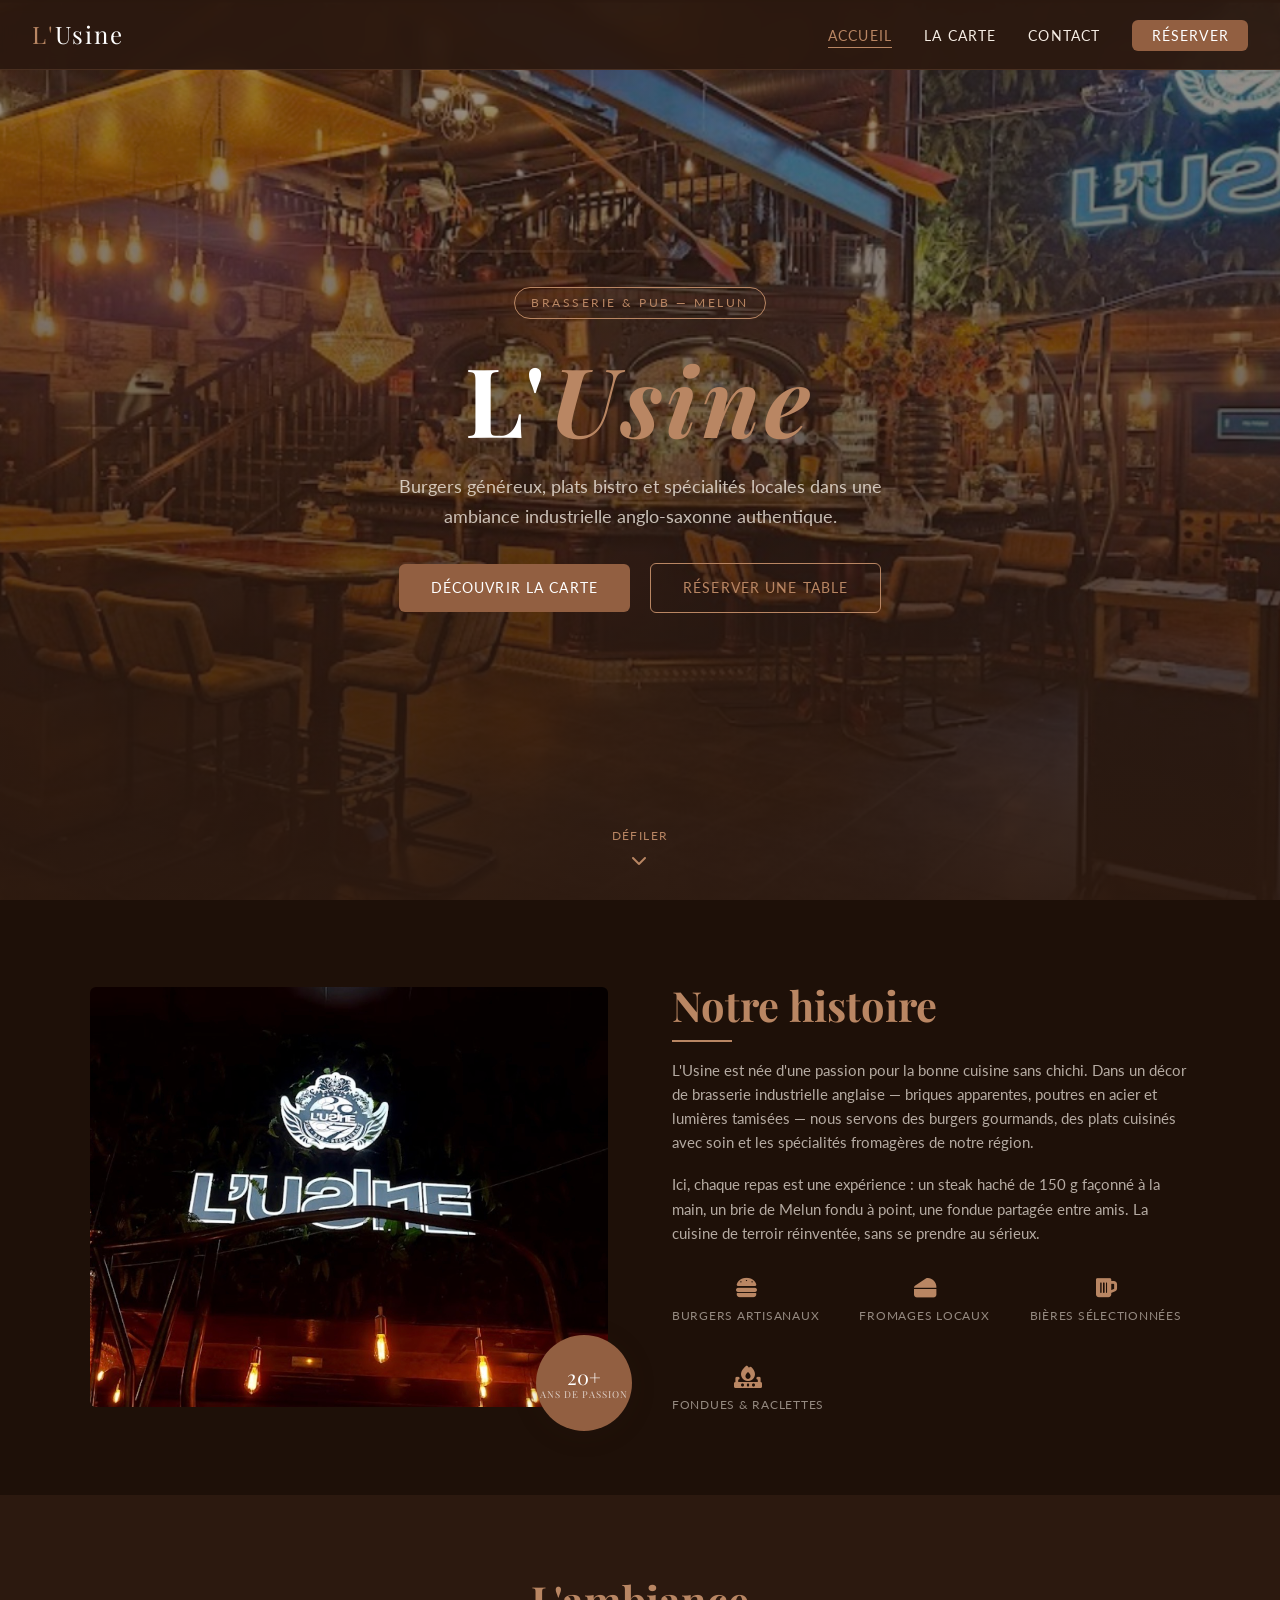
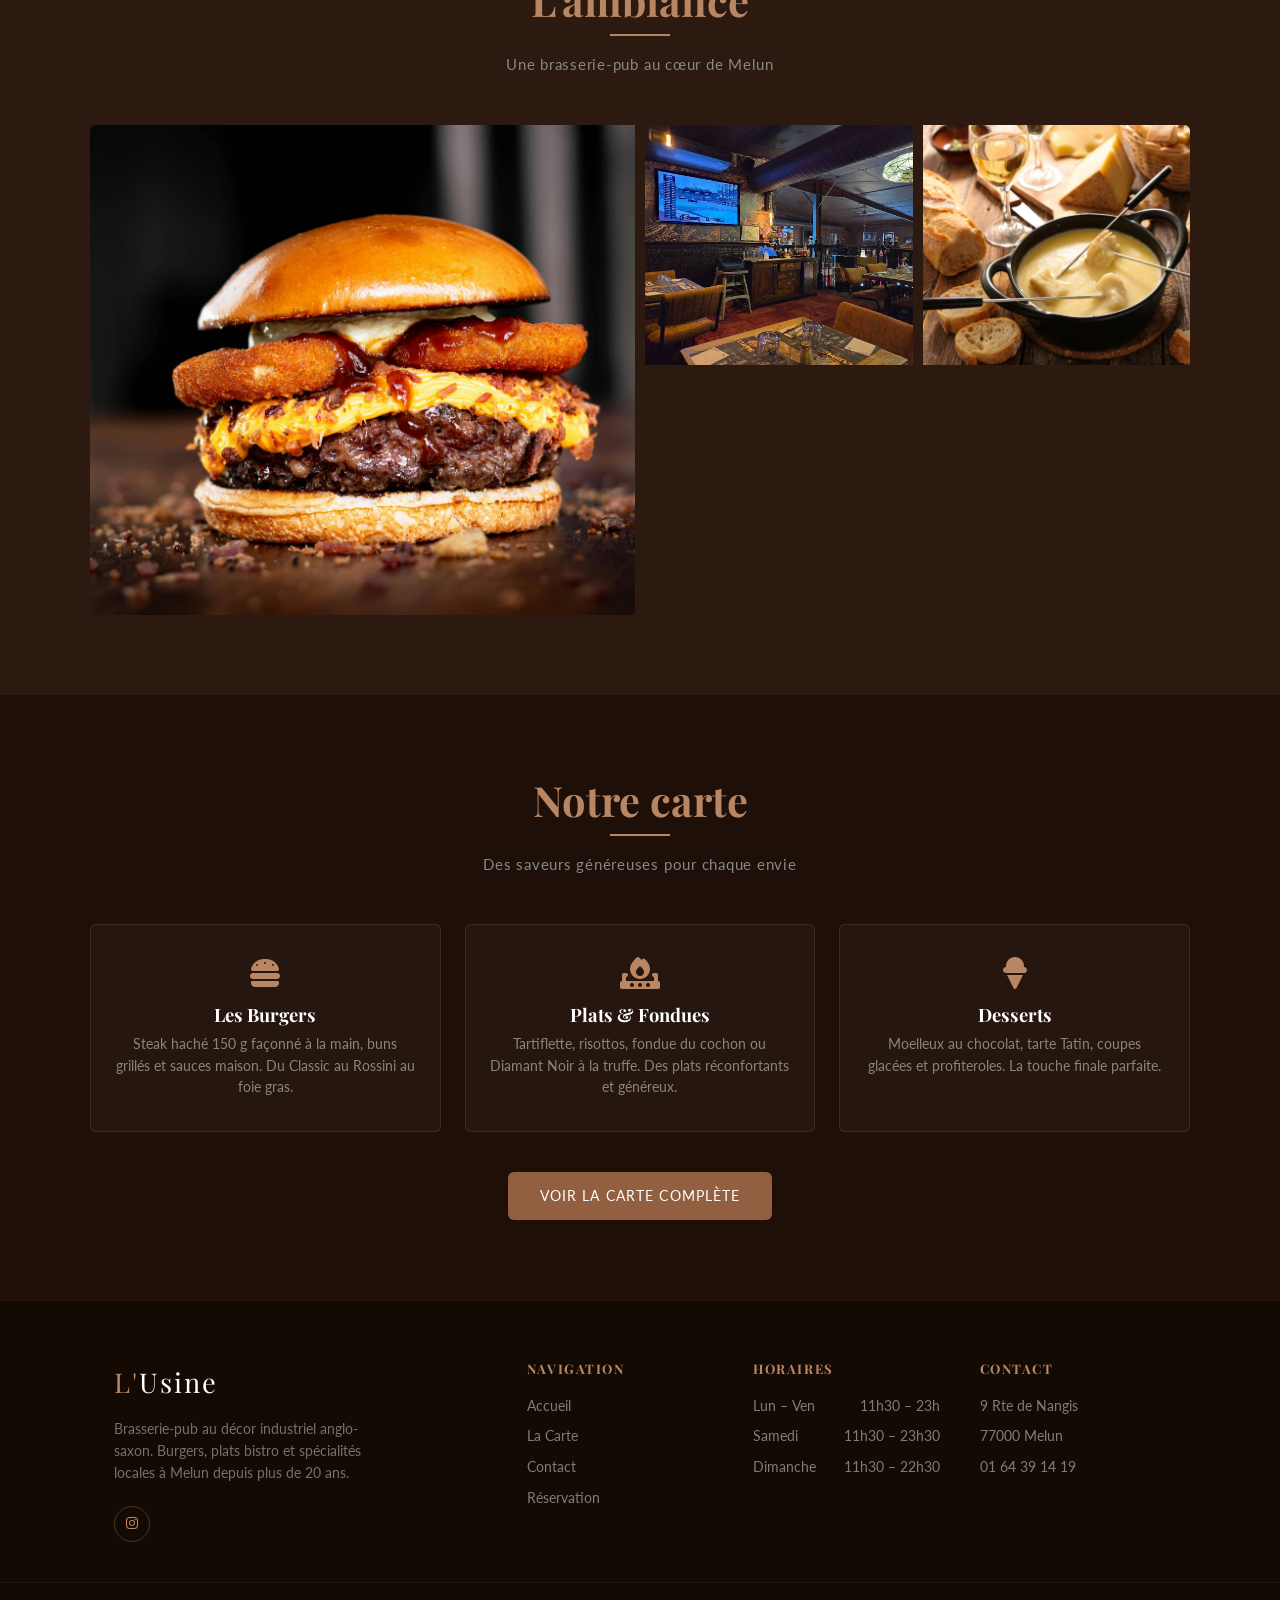
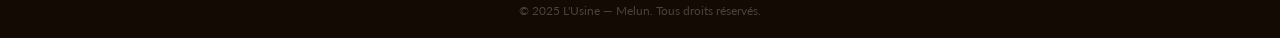
<file: index.html>
<!DOCTYPE html>
<html lang="fr">
<head>
  <meta charset="UTF-8" />
  <meta name="viewport" content="width=device-width, initial-scale=1.0" />
  <title>L'Usine — Brasserie & Burgers à Melun</title>
  <meta name="description" content="L'Usine, brasserie-pub au décor industriel anglo-saxon. Burgers, plats bistro et spécialités locales à Melun. Ouvert 7j/7." />
  <link rel="preconnect" href="https://fonts.googleapis.com" />
  <link rel="preconnect" href="https://fonts.gstatic.com" crossorigin />
  <link href="https://fonts.googleapis.com/css2?family=Playfair+Display:ital,wght@0,400;0,700;1,400&family=Lato:wght@300;400;700&display=swap" rel="stylesheet" />
  <link rel="stylesheet" href="https://cdnjs.cloudflare.com/ajax/libs/font-awesome/6.5.1/css/all.min.css" />
  <link rel="stylesheet" href="style.css" />
</head>
<body>

  <!-- NAV -->
  <nav id="navbar">
    <a href="index.html" class="nav-logo">L'<span>Usine</span></a>
    <ul class="nav-links" id="navLinks">
      <li><a href="index.html" class="active">Accueil</a></li>
      <li><a href="menu.html">La Carte</a></li>
      <li><a href="contact.html">Contact</a></li>
      <li><a href="contact.html" class="nav-cta">Réserver</a></li>
    </ul>
    <button class="hamburger" id="hamburger" aria-label="Menu">
      <span></span><span></span><span></span>
    </button>
  </nav>

  <!-- HERO -->
  <section class="hero" id="home">
    <div class="hero-bg"></div>
    <div class="hero-overlay"></div>
    <div class="hero-content">
      <span class="hero-tag">Brasserie &amp; Pub — Melun</span>
      <h1 class="hero-title">L'<em>Usine</em></h1>
      <p class="hero-sub">Burgers généreux, plats bistro et spécialités locales dans une ambiance industrielle anglo-saxonne authentique.</p>
      <a href="menu.html" class="btn btn-primary">Découvrir la carte</a>
      <a href="contact.html" class="btn btn-outline">Réserver une table</a>
    </div>
    <div class="hero-scroll">
      <span>Défiler</span>
      <i class="fa-solid fa-chevron-down"></i>
    </div>
  </section>

  <!-- ABOUT -->
  <section id="about">
    <div class="container">
      <div class="about-grid">
        <div class="about-img-wrap">
          <img src="images/about.jpg" alt="Intérieur de L'Usine" loading="lazy" />
          <div class="about-badge">
            <span>20+</span>
            <small>ans de passion</small>
          </div>
        </div>
        <div class="about-text">
          <h2 class="section-title">Notre histoire</h2>
          <div class="section-divider"></div>
          <p>L'Usine est née d'une passion pour la bonne cuisine sans chichi. Dans un décor de brasserie industrielle anglaise — briques apparentes, poutres en acier et lumières tamisées — nous servons des burgers gourmands, des plats cuisinés avec soin et les spécialités fromagères de notre région.</p>
          <p>Ici, chaque repas est une expérience : un steak haché de 150 g façonné à la main, un brie de Melun fondu à point, une fondue partagée entre amis. La cuisine de terroir réinventée, sans se prendre au sérieux.</p>
          <div class="about-features">
            <div class="about-feat">
              <i class="fa-solid fa-burger"></i>
              <span>Burgers artisanaux</span>
            </div>
            <div class="about-feat">
              <i class="fa-solid fa-cheese"></i>
              <span>Fromages locaux</span>
            </div>
            <div class="about-feat">
              <i class="fa-solid fa-beer-mug-empty"></i>
              <span>Bières sélectionnées</span>
            </div>
            <div class="about-feat">
              <i class="fa-solid fa-fire-burner"></i>
              <span>Fondues &amp; raclettes</span>
            </div>
          </div>
        </div>
      </div>
    </div>
  </section>

  <!-- GALLERY -->
  <section id="gallery">
    <div class="container">
      <h2 class="section-title">L'ambiance</h2>
      <div class="section-divider"></div>
      <p class="section-sub">Une brasserie-pub au cœur de Melun</p>
      <div class="gallery-grid">
        <div class="gallery-item">
          <img src="images/gallery-1.jpg" alt="Burger L'Usine" loading="lazy" />
          <div class="gallery-overlay"><i class="fa-solid fa-magnifying-glass-plus"></i></div>
        </div>
        <div class="gallery-item">
          <img src="images/gallery-2.jpg" alt="Salle L'Usine" loading="lazy" />
          <div class="gallery-overlay"><i class="fa-solid fa-magnifying-glass-plus"></i></div>
        </div>
        <div class="gallery-item">
          <img src="images/gallery-3.jpg" alt="Fondue L'Usine" loading="lazy" />
          <div class="gallery-overlay"><i class="fa-solid fa-magnifying-glass-plus"></i></div>
        </div>
        <div class="gallery-item">
          <img src="images/gallery-4.jpg" alt="Bar L'Usine" loading="lazy" />
          <div class="gallery-overlay"><i class="fa-solid fa-magnifying-glass-plus"></i></div>
        </div>
        <div class="gallery-item">
          <img src="images/gallery-5.jpg" alt="Desserts L'Usine" loading="lazy" />
          <div class="gallery-overlay"><i class="fa-solid fa-magnifying-glass-plus"></i></div>
        </div>
      </div>
    </div>
  </section>

  <!-- MENU PREVIEW -->
  <section id="menu-preview">
    <div class="container">
      <h2 class="section-title">Notre carte</h2>
      <div class="section-divider"></div>
      <p class="section-sub">Des saveurs généreuses pour chaque envie</p>
      <div class="menu-preview-cards">
        <div class="menu-card">
          <i class="fa-solid fa-burger"></i>
          <h3>Les Burgers</h3>
          <p>Steak haché 150 g façonné à la main, buns grillés et sauces maison. Du Classic au Rossini au foie gras.</p>
        </div>
        <div class="menu-card">
          <i class="fa-solid fa-fire-burner"></i>
          <h3>Plats &amp; Fondues</h3>
          <p>Tartiflette, risottos, fondue du cochon ou Diamant Noir à la truffe. Des plats réconfortants et généreux.</p>
        </div>
        <div class="menu-card">
          <i class="fa-solid fa-ice-cream"></i>
          <h3>Desserts</h3>
          <p>Moelleux au chocolat, tarte Tatin, coupes glacées et profiteroles. La touche finale parfaite.</p>
        </div>
      </div>
      <div style="text-align:center">
        <a href="menu.html" class="btn btn-primary">Voir la carte complète</a>
      </div>
    </div>
  </section>

  <!-- FOOTER -->
  <footer>
    <div class="footer-grid">
      <div class="footer-brand">
        <a href="index.html" class="nav-logo">L'<span>Usine</span></a>
        <p>Brasserie-pub au décor industriel anglo-saxon. Burgers, plats bistro et spécialités locales à Melun depuis plus de 20 ans.</p>
        <div class="social-links">
          <a href="https://www.instagram.com/lusine_restaurant?igsh=aWJvb3c2M2ZjbWoz" target="_blank" rel="noopener" aria-label="Instagram"><i class="fa-brands fa-instagram"></i></a>
        </div>
      </div>
      <div class="footer-col">
        <h4>Navigation</h4>
        <ul>
          <li><a href="index.html">Accueil</a></li>
          <li><a href="menu.html">La Carte</a></li>
          <li><a href="contact.html">Contact</a></li>
          <li><a href="contact.html">Réservation</a></li>
        </ul>
      </div>
      <div class="footer-col">
        <h4>Horaires</h4>
        <ul class="footer-hours">
          <li><span class="day">Lun – Ven</span><span>11h30 – 23h</span></li>
          <li><span class="day">Samedi</span><span>11h30 – 23h30</span></li>
          <li><span class="day">Dimanche</span><span>11h30 – 22h30</span></li>
        </ul>
      </div>
      <div class="footer-col">
        <h4>Contact</h4>
        <ul>
          <li>9 Rte de Nangis</li>
          <li>77000 Melun</li>
          <li><a href="tel:+33164391419">01 64 39 14 19</a></li>
        </ul>
      </div>
    </div>
    <div class="footer-bottom">
      <p>&copy; 2025 L'Usine — Melun. Tous droits réservés.</p>
    </div>
  </footer>

  <script src="script.js"></script>
</body>
</html>
</file>
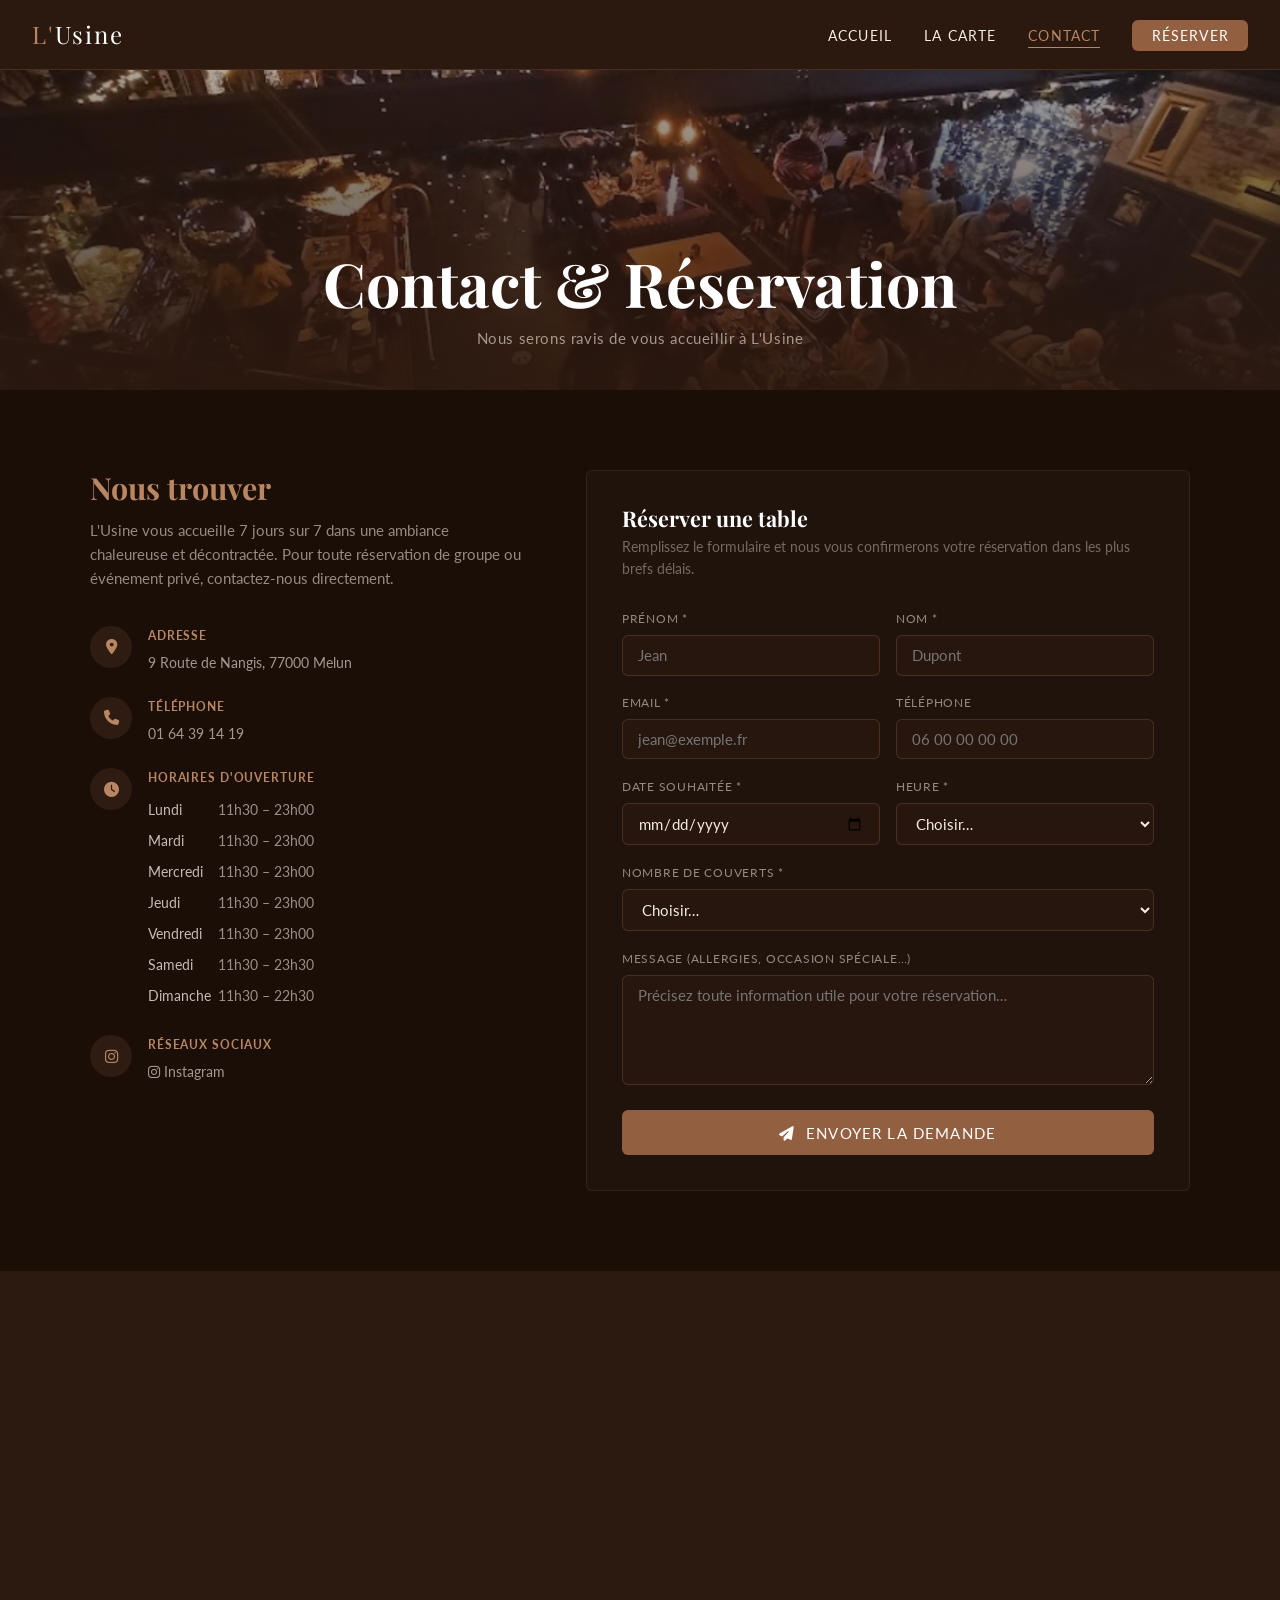
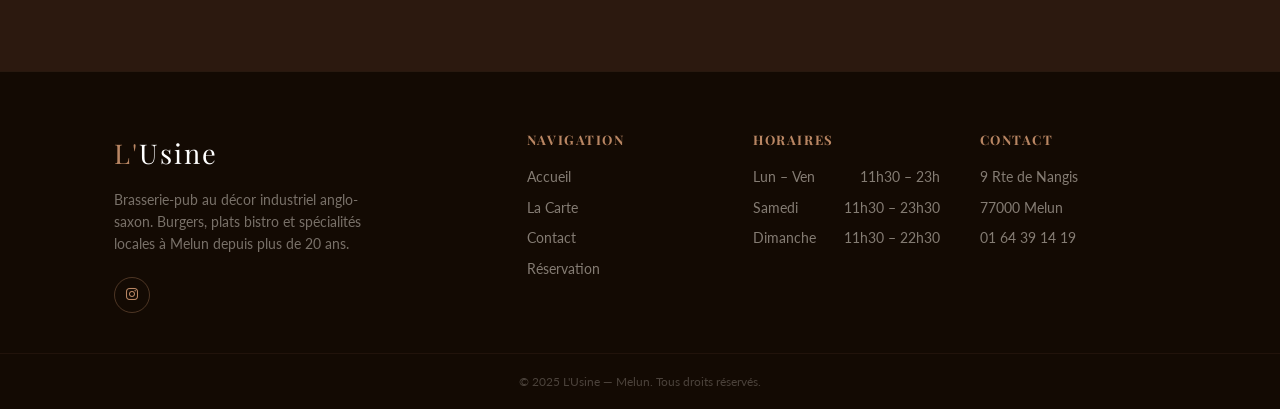
<file: contact.html>
<!DOCTYPE html>
<html lang="fr">
<head>
  <meta charset="UTF-8" />
  <meta name="viewport" content="width=device-width, initial-scale=1.0" />
  <title>Contact &amp; Réservation — L'Usine Melun</title>
  <meta name="description" content="Contactez L'Usine à Melun, réservez votre table, consultez nos horaires et retrouvez-nous au 9 route de Nangis, 77000 Melun." />
  <link rel="preconnect" href="https://fonts.googleapis.com" />
  <link rel="preconnect" href="https://fonts.gstatic.com" crossorigin />
  <link href="https://fonts.googleapis.com/css2?family=Playfair+Display:ital,wght@0,400;0,700;1,400&family=Lato:wght@300;400;700&display=swap" rel="stylesheet" />
  <link rel="stylesheet" href="https://cdnjs.cloudflare.com/ajax/libs/font-awesome/6.5.1/css/all.min.css" />
  <link rel="stylesheet" href="style.css" />
</head>
<body>

  <!-- NAV -->
  <nav id="navbar">
    <a href="index.html" class="nav-logo">L'<span>Usine</span></a>
    <ul class="nav-links" id="navLinks">
      <li><a href="index.html">Accueil</a></li>
      <li><a href="menu.html">La Carte</a></li>
      <li><a href="contact.html" class="active">Contact</a></li>
      <li><a href="contact.html" class="nav-cta">Réserver</a></li>
    </ul>
    <button class="hamburger" id="hamburger" aria-label="Menu">
      <span></span><span></span><span></span>
    </button>
  </nav>

  <!-- PAGE HERO -->
  <div class="page-hero">
    <div class="page-hero-bg contact-bg"></div>
    <div class="page-hero-overlay"></div>
    <div class="page-hero-content">
      <h1>Contact &amp; Réservation</h1>
      <p>Nous serons ravis de vous accueillir à L'Usine</p>
    </div>
  </div>

  <!-- CONTACT SECTION -->
  <section class="contact-section">
    <div class="container">
      <div class="contact-grid">

        <!-- Infos -->
        <div class="contact-info">
          <h2>Nous trouver</h2>
          <p>L'Usine vous accueille 7 jours sur 7 dans une ambiance chaleureuse et décontractée. Pour toute réservation de groupe ou événement privé, contactez-nous directement.</p>

          <div class="contact-detail">
            <div class="contact-detail-icon"><i class="fa-solid fa-location-dot"></i></div>
            <div class="contact-detail-text">
              <strong>Adresse</strong>
              <span>9 Route de Nangis, 77000 Melun</span>
            </div>
          </div>

          <div class="contact-detail">
            <div class="contact-detail-icon"><i class="fa-solid fa-phone"></i></div>
            <div class="contact-detail-text">
              <strong>Téléphone</strong>
              <a href="tel:+33164391419">01 64 39 14 19</a>
            </div>
          </div>

          <div class="contact-detail">
            <div class="contact-detail-icon"><i class="fa-solid fa-clock"></i></div>
            <div class="contact-detail-text">
              <strong>Horaires d'ouverture</strong>
              <table class="hours-table">
                <tr><td>Lundi</td><td>11h30 – 23h00</td></tr>
                <tr><td>Mardi</td><td>11h30 – 23h00</td></tr>
                <tr><td>Mercredi</td><td>11h30 – 23h00</td></tr>
                <tr><td>Jeudi</td><td>11h30 – 23h00</td></tr>
                <tr><td>Vendredi</td><td>11h30 – 23h00</td></tr>
                <tr><td>Samedi</td><td>11h30 – 23h30</td></tr>
                <tr><td>Dimanche</td><td>11h30 – 22h30</td></tr>
              </table>
            </div>
          </div>

          <div class="contact-detail" style="margin-top:1.5rem">
            <div class="contact-detail-icon"><i class="fa-brands fa-instagram"></i></div>
            <div class="contact-detail-text">
              <strong>Réseaux sociaux</strong>
              <span>
                <a href="https://www.instagram.com/lusine_restaurant?igsh=aWJvb3c2M2ZjbWoz" target="_blank" rel="noopener"><i class="fa-brands fa-instagram"></i> Instagram</a>
              </span>
            </div>
          </div>
        </div>

        <!-- Formulaire -->
        <div class="contact-form-wrap">
          <h3>Réserver une table</h3>
          <p>Remplissez le formulaire et nous vous confirmerons votre réservation dans les plus brefs délais.</p>

          <form id="reservationForm" novalidate>
            <div class="form-row">
              <div class="form-group">
                <label for="prenom">Prénom *</label>
                <input type="text" id="prenom" name="prenom" placeholder="Jean" required />
              </div>
              <div class="form-group">
                <label for="nom">Nom *</label>
                <input type="text" id="nom" name="nom" placeholder="Dupont" required />
              </div>
            </div>

            <div class="form-row">
              <div class="form-group">
                <label for="email">Email *</label>
                <input type="email" id="email" name="email" placeholder="jean@exemple.fr" required />
              </div>
              <div class="form-group">
                <label for="tel">Téléphone</label>
                <input type="tel" id="tel" name="tel" placeholder="06 00 00 00 00" />
              </div>
            </div>

            <div class="form-row">
              <div class="form-group">
                <label for="date">Date souhaitée *</label>
                <input type="date" id="date" name="date" required />
              </div>
              <div class="form-group">
                <label for="heure">Heure *</label>
                <select id="heure" name="heure" required>
                  <option value="">Choisir…</option>
                  <option>11h30</option>
                  <option>12h00</option>
                  <option>12h30</option>
                  <option>13h00</option>
                  <option>13h30</option>
                  <option>19h00</option>
                  <option>19h30</option>
                  <option>20h00</option>
                  <option>20h30</option>
                  <option>21h00</option>
                  <option>21h30</option>
                </select>
              </div>
            </div>

            <div class="form-group">
              <label for="couverts">Nombre de couverts *</label>
              <select id="couverts" name="couverts" required>
                <option value="">Choisir…</option>
                <option>1 personne</option>
                <option>2 personnes</option>
                <option>3 personnes</option>
                <option>4 personnes</option>
                <option>5 personnes</option>
                <option>6 personnes</option>
                <option>7 à 10 personnes</option>
                <option>Plus de 10 personnes</option>
              </select>
            </div>

            <div class="form-group">
              <label for="message">Message (allergies, occasion spéciale…)</label>
              <textarea id="message" name="message" placeholder="Précisez toute information utile pour votre réservation…"></textarea>
            </div>

            <button type="submit" class="btn btn-primary form-submit">
              <i class="fa-solid fa-paper-plane"></i>&nbsp; Envoyer la demande
            </button>
          </form>

          <div class="form-success" id="formSuccess">
            <i class="fa-solid fa-circle-check"></i>
            <strong>Demande envoyée !</strong>
            <p style="margin-top:0.4rem;font-size:0.88rem;color:rgba(245,237,228,0.6)">Nous vous confirmerons votre réservation par email ou téléphone très prochainement.</p>
          </div>
        </div>

      </div>
    </div>
  </section>

  <!-- MAP -->
  <div class="map-section">
    <iframe
      src="https://www.google.com/maps/embed?pb=!1m18!1m12!1m3!1d2648.7!2d2.6536!3d48.5357!2m3!1f0!2f0!3f0!3m2!1i1024!2i768!4f13.1!3m3!1m2!1s0x47e5fa4e6a5a5a5a%3A0x1234567890abcdef!2s9%20Rte%20de%20Nangis%2C%2077000%20Melun!5e0!3m2!1sfr!2sfr!4v1700000000000"
      allowfullscreen=""
      loading="lazy"
      referrerpolicy="no-referrer-when-downgrade"
      title="L'Usine — 9 Route de Nangis, 77000 Melun">
    </iframe>
  </div>

  <!-- FOOTER -->
  <footer>
    <div class="footer-grid">
      <div class="footer-brand">
        <a href="index.html" class="nav-logo">L'<span>Usine</span></a>
        <p>Brasserie-pub au décor industriel anglo-saxon. Burgers, plats bistro et spécialités locales à Melun depuis plus de 20 ans.</p>
        <div class="social-links">
          <a href="https://www.instagram.com/lusine_restaurant?igsh=aWJvb3c2M2ZjbWoz" target="_blank" rel="noopener" aria-label="Instagram"><i class="fa-brands fa-instagram"></i></a>
        </div>
      </div>
      <div class="footer-col">
        <h4>Navigation</h4>
        <ul>
          <li><a href="index.html">Accueil</a></li>
          <li><a href="menu.html">La Carte</a></li>
          <li><a href="contact.html">Contact</a></li>
          <li><a href="contact.html">Réservation</a></li>
        </ul>
      </div>
      <div class="footer-col">
        <h4>Horaires</h4>
        <ul class="footer-hours">
          <li><span class="day">Lun – Ven</span><span>11h30 – 23h</span></li>
          <li><span class="day">Samedi</span><span>11h30 – 23h30</span></li>
          <li><span class="day">Dimanche</span><span>11h30 – 22h30</span></li>
        </ul>
      </div>
      <div class="footer-col">
        <h4>Contact</h4>
        <ul>
          <li>9 Rte de Nangis</li>
          <li>77000 Melun</li>
          <li><a href="tel:+33164391419">01 64 39 14 19</a></li>
        </ul>
      </div>
    </div>
    <div class="footer-bottom">
      <p>&copy; 2025 L'Usine — Melun. Tous droits réservés.</p>
    </div>
  </footer>

  <script src="script.js"></script>
</body>
</html>
</file>
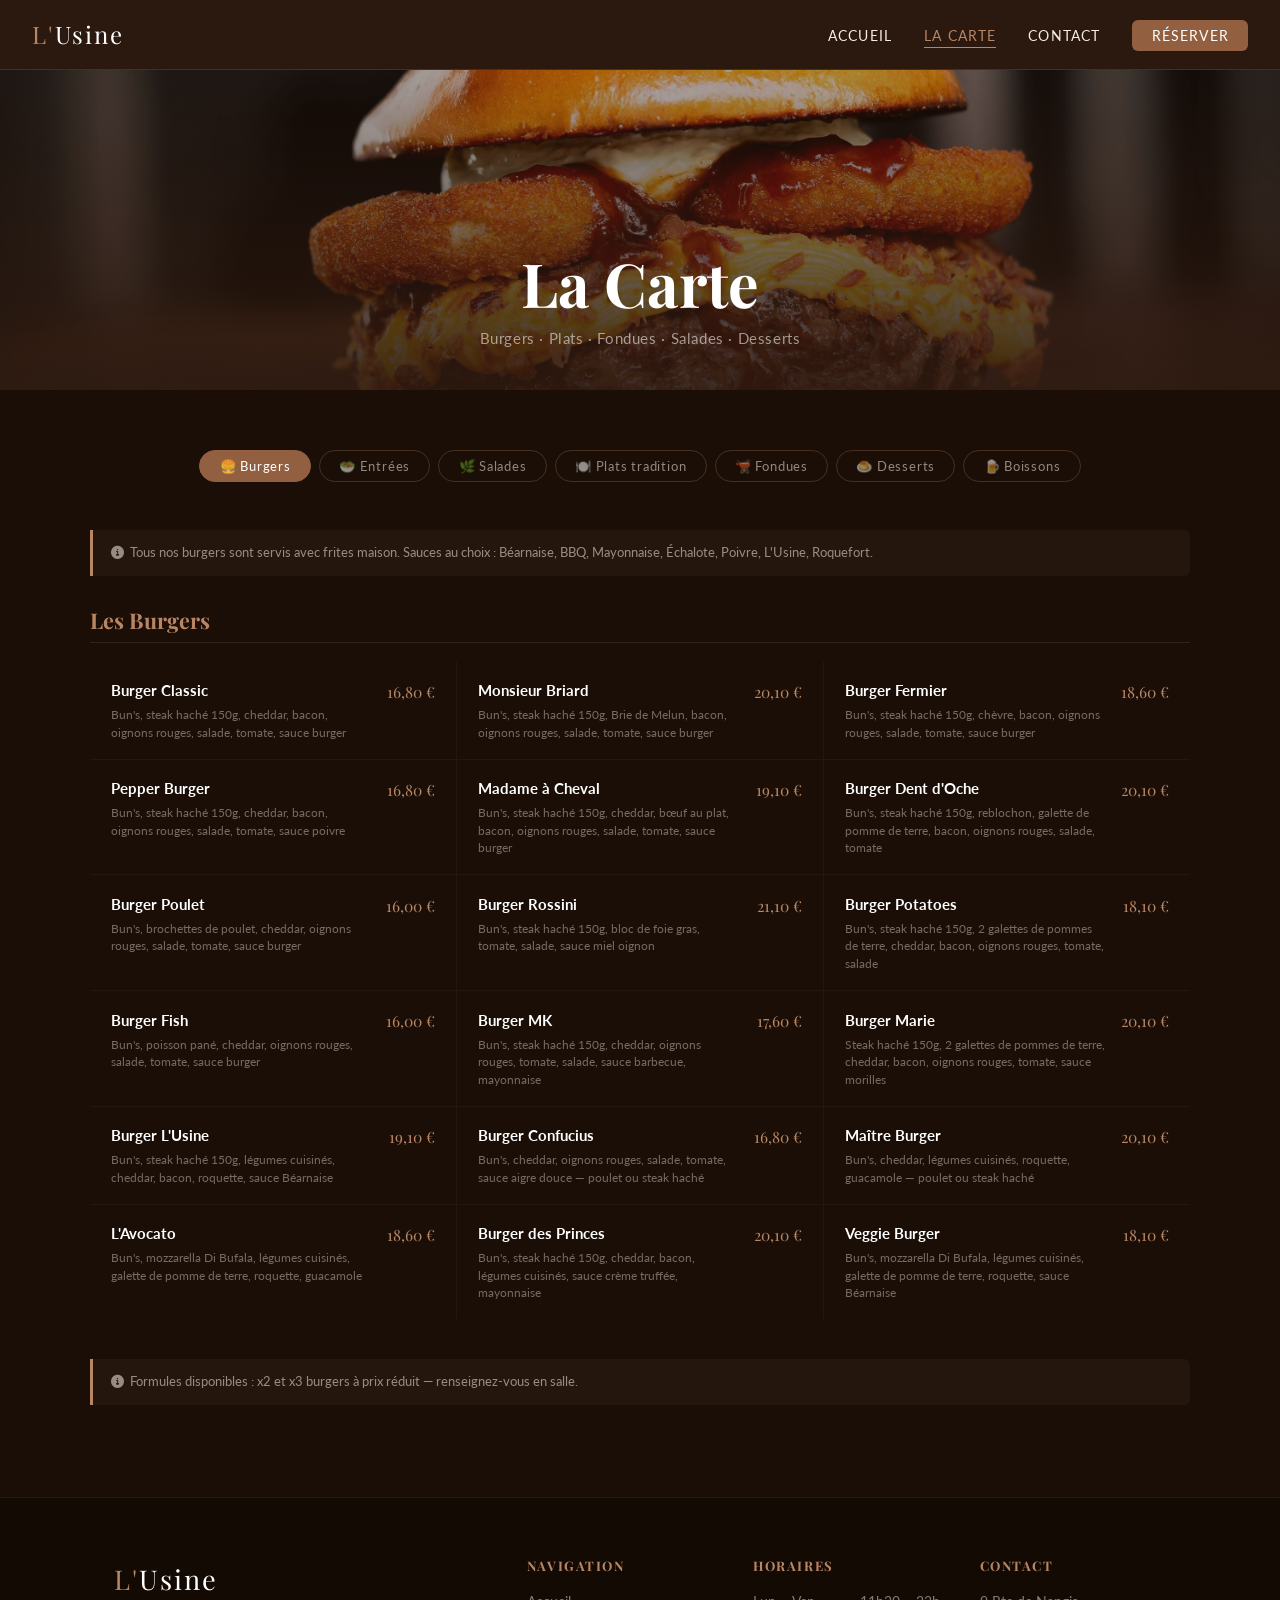
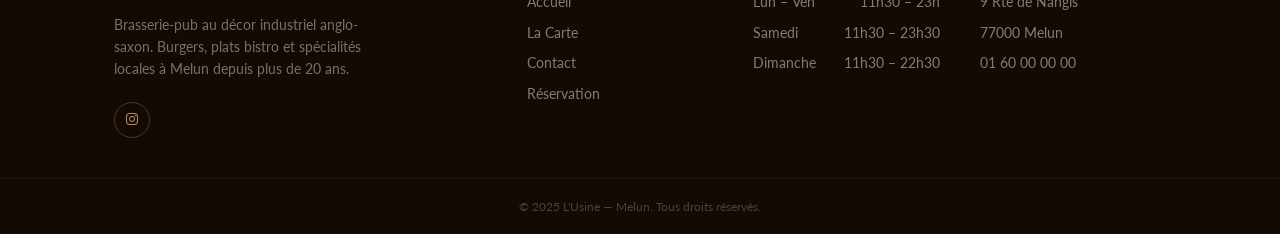
<file: menu.html>
<!DOCTYPE html>
<html lang="fr">
<head>
  <meta charset="UTF-8" />
  <meta name="viewport" content="width=device-width, initial-scale=1.0" />
  <title>La Carte — L'Usine Melun</title>
  <meta name="description" content="Consultez la carte complète de L'Usine : burgers, plats de tradition, fondues, salades, desserts et boissons." />
  <link rel="preconnect" href="https://fonts.googleapis.com" />
  <link rel="preconnect" href="https://fonts.gstatic.com" crossorigin />
  <link href="https://fonts.googleapis.com/css2?family=Playfair+Display:ital,wght@0,400;0,700;1,400&family=Lato:wght@300;400;700&display=swap" rel="stylesheet" />
  <link rel="stylesheet" href="https://cdnjs.cloudflare.com/ajax/libs/font-awesome/6.5.1/css/all.min.css" />
  <link rel="stylesheet" href="style.css" />
</head>
<body>

  <!-- NAV -->
  <nav id="navbar">
    <a href="index.html" class="nav-logo">L'<span>Usine</span></a>
    <ul class="nav-links" id="navLinks">
      <li><a href="index.html">Accueil</a></li>
      <li><a href="menu.html" class="active">La Carte</a></li>
      <li><a href="contact.html">Contact</a></li>
      <li><a href="contact.html" class="nav-cta">Réserver</a></li>
    </ul>
    <button class="hamburger" id="hamburger" aria-label="Menu">
      <span></span><span></span><span></span>
    </button>
  </nav>

  <!-- PAGE HERO -->
  <div class="page-hero">
    <div class="page-hero-bg"></div>
    <div class="page-hero-overlay"></div>
    <div class="page-hero-content">
      <h1>La Carte</h1>
      <p>Burgers · Plats · Fondues · Salades · Desserts</p>
    </div>
  </div>

  <!-- MENU -->
  <section class="menu-tabs-section">
    <div class="container">

      <!-- Tabs -->
      <div class="menu-tabs" role="tablist">
        <button class="tab-btn active" data-tab="burgers" role="tab">🍔 Burgers</button>
        <button class="tab-btn" data-tab="entrees" role="tab">🥗 Entrées</button>
        <button class="tab-btn" data-tab="salades" role="tab">🌿 Salades</button>
        <button class="tab-btn" data-tab="plats" role="tab">🍽️ Plats tradition</button>
        <button class="tab-btn" data-tab="fondues" role="tab">🫕 Fondues</button>
        <button class="tab-btn" data-tab="desserts" role="tab">🍮 Desserts</button>
        <button class="tab-btn" data-tab="boissons" role="tab">🍺 Boissons</button>
      </div>

      <!-- BURGERS -->
      <div class="menu-panel active" id="panel-burgers">
        <p class="menu-note"><i class="fa-solid fa-circle-info"></i>&nbsp; Tous nos burgers sont servis avec frites maison. Sauces au choix : Béarnaise, BBQ, Mayonnaise, Échalote, Poivre, L'Usine, Roquefort.</p>
        <h3 class="menu-category-title">Les Burgers</h3>
        <div class="menu-items">
          <div class="menu-item"><div class="menu-item-info"><div class="menu-item-name">Burger Classic</div><div class="menu-item-desc">Bun's, steak haché 150g, cheddar, bacon, oignons rouges, salade, tomate, sauce burger</div></div><div class="menu-item-price">16,80 €</div></div>
          <div class="menu-item"><div class="menu-item-info"><div class="menu-item-name">Monsieur Briard</div><div class="menu-item-desc">Bun's, steak haché 150g, Brie de Melun, bacon, oignons rouges, salade, tomate, sauce burger</div></div><div class="menu-item-price">20,10 €</div></div>
          <div class="menu-item"><div class="menu-item-info"><div class="menu-item-name">Burger Fermier</div><div class="menu-item-desc">Bun's, steak haché 150g, chèvre, bacon, oignons rouges, salade, tomate, sauce burger</div></div><div class="menu-item-price">18,60 €</div></div>
          <div class="menu-item"><div class="menu-item-info"><div class="menu-item-name">Pepper Burger</div><div class="menu-item-desc">Bun's, steak haché 150g, cheddar, bacon, oignons rouges, salade, tomate, sauce poivre</div></div><div class="menu-item-price">16,80 €</div></div>
          <div class="menu-item"><div class="menu-item-info"><div class="menu-item-name">Madame à Cheval</div><div class="menu-item-desc">Bun's, steak haché 150g, cheddar, bœuf au plat, bacon, oignons rouges, salade, tomate, sauce burger</div></div><div class="menu-item-price">19,10 €</div></div>
          <div class="menu-item"><div class="menu-item-info"><div class="menu-item-name">Burger Dent d'Oche</div><div class="menu-item-desc">Bun's, steak haché 150g, reblochon, galette de pomme de terre, bacon, oignons rouges, salade, tomate</div></div><div class="menu-item-price">20,10 €</div></div>
          <div class="menu-item"><div class="menu-item-info"><div class="menu-item-name">Burger Poulet</div><div class="menu-item-desc">Bun's, brochettes de poulet, cheddar, oignons rouges, salade, tomate, sauce burger</div></div><div class="menu-item-price">16,00 €</div></div>
          <div class="menu-item"><div class="menu-item-info"><div class="menu-item-name">Burger Rossini</div><div class="menu-item-desc">Bun's, steak haché 150g, bloc de foie gras, tomate, salade, sauce miel oignon</div></div><div class="menu-item-price">21,10 €</div></div>
          <div class="menu-item"><div class="menu-item-info"><div class="menu-item-name">Burger Potatoes</div><div class="menu-item-desc">Bun's, steak haché 150g, 2 galettes de pommes de terre, cheddar, bacon, oignons rouges, tomate, salade</div></div><div class="menu-item-price">18,10 €</div></div>
          <div class="menu-item"><div class="menu-item-info"><div class="menu-item-name">Burger Fish</div><div class="menu-item-desc">Bun's, poisson pané, cheddar, oignons rouges, salade, tomate, sauce burger</div></div><div class="menu-item-price">16,00 €</div></div>
          <div class="menu-item"><div class="menu-item-info"><div class="menu-item-name">Burger MK</div><div class="menu-item-desc">Bun's, steak haché 150g, cheddar, oignons rouges, tomate, salade, sauce barbecue, mayonnaise</div></div><div class="menu-item-price">17,60 €</div></div>
          <div class="menu-item"><div class="menu-item-info"><div class="menu-item-name">Burger Marie</div><div class="menu-item-desc">Steak haché 150g, 2 galettes de pommes de terre, cheddar, bacon, oignons rouges, tomate, sauce morilles</div></div><div class="menu-item-price">20,10 €</div></div>
          <div class="menu-item"><div class="menu-item-info"><div class="menu-item-name">Burger L'Usine</div><div class="menu-item-desc">Bun's, steak haché 150g, légumes cuisinés, cheddar, bacon, roquette, sauce Béarnaise</div></div><div class="menu-item-price">19,10 €</div></div>
          <div class="menu-item"><div class="menu-item-info"><div class="menu-item-name">Burger Confucius</div><div class="menu-item-desc">Bun's, cheddar, oignons rouges, salade, tomate, sauce aigre douce — poulet ou steak haché</div></div><div class="menu-item-price">16,80 €</div></div>
          <div class="menu-item"><div class="menu-item-info"><div class="menu-item-name">Maître Burger</div><div class="menu-item-desc">Bun's, cheddar, légumes cuisinés, roquette, guacamole — poulet ou steak haché</div></div><div class="menu-item-price">20,10 €</div></div>
          <div class="menu-item"><div class="menu-item-info"><div class="menu-item-name">L'Avocato</div><div class="menu-item-desc">Bun's, mozzarella Di Bufala, légumes cuisinés, galette de pomme de terre, roquette, guacamole</div></div><div class="menu-item-price">18,60 €</div></div>
          <div class="menu-item"><div class="menu-item-info"><div class="menu-item-name">Burger des Princes</div><div class="menu-item-desc">Bun's, steak haché 150g, cheddar, bacon, légumes cuisinés, sauce crème truffée, mayonnaise</div></div><div class="menu-item-price">20,10 €</div></div>
          <div class="menu-item"><div class="menu-item-info"><div class="menu-item-name">Veggie Burger</div><div class="menu-item-desc">Bun's, mozzarella Di Bufala, légumes cuisinés, galette de pomme de terre, roquette, sauce Béarnaise</div></div><div class="menu-item-price">18,10 €</div></div>
        </div>
        <p class="menu-note"><i class="fa-solid fa-info-circle"></i>&nbsp; Formules disponibles : x2 et x3 burgers à prix réduit — renseignez-vous en salle.</p>
      </div>

      <!-- ENTRÉES -->
      <div class="menu-panel" id="panel-entrees">
        <h3 class="menu-category-title">Tomates Mozzarella &amp; Salades fraîches</h3>
        <div class="menu-items">
          <div class="menu-item"><div class="menu-item-info"><div class="menu-item-name">Tomates Mozzarella di Bufala</div><div class="menu-item-desc">Sauce pesto, Grana Padano, tomate à la provençale</div></div><div class="menu-item-price">11,00 €</div></div>
          <div class="menu-item"><div class="menu-item-info"><div class="menu-item-name">Foie Gras Poêlé</div><div class="menu-item-desc">Foie gras d'environ 100g, sel de Guérande, vinaigre balsamique</div></div><div class="menu-item-price">18,50 €</div></div>
          <div class="menu-item"><div class="menu-item-info"><div class="menu-item-name">Tartare de Saumon Frais</div><div class="menu-item-desc">Saumon, tomates, concombres, échalotes, câpres, citron</div></div><div class="menu-item-price">13,00 €</div></div>
          <div class="menu-item"><div class="menu-item-info"><div class="menu-item-name">Cassolette d'Escargots</div><div class="menu-item-desc">Fêtes, champignons, crème d'ail et fines herbes</div></div><div class="menu-item-price">12,00 €</div></div>
          <div class="menu-item"><div class="menu-item-info"><div class="menu-item-name">Cocotte à la Crème et Saumon</div><div class="menu-item-desc">Bloc de Saint-Jacques, sauce OSMC, œuf</div></div><div class="menu-item-price">8,50 €</div></div>
          <div class="menu-item"><div class="menu-item-info"><div class="menu-item-name">Cocotte de Saint-Jacques</div><div class="menu-item-desc">Bloc de Saint-Jacques, sauce OSMC, œuf</div></div><div class="menu-item-price">8,50 €</div></div>
          <div class="menu-item"><div class="menu-item-info"><div class="menu-item-name">Tout Choux Poulet</div><div class="menu-item-desc">Poulet, chou, sauce béarnaise, légumes cuisinés, roquette</div></div><div class="menu-item-price">11,00 €</div></div>
          <div class="menu-item"><div class="menu-item-info"><div class="menu-item-name">Tout Choux Foie Gras</div><div class="menu-item-desc">Chou, sauce béarnaise, légumes cuisinés, roquette</div></div><div class="menu-item-price">15,00 €</div></div>
          <div class="menu-item"><div class="menu-item-info"><div class="menu-item-name">Tout Choux Kalamata</div><div class="menu-item-desc">Chou, légumes grillés, feta, roquette</div></div><div class="menu-item-price">9,00 €</div></div>
          <div class="menu-item"><div class="menu-item-info"><div class="menu-item-name">Œufs Mayo</div><div class="menu-item-desc">Servis avec salade verte</div></div><div class="menu-item-price">5,00 €</div></div>
          <div class="menu-item"><div class="menu-item-info"><div class="menu-item-name">Nems (x4)</div><div class="menu-item-desc">Nems au poulet</div></div><div class="menu-item-price">8,50 €</div></div>
        </div>
      </div>

      <!-- SALADES -->
      <div class="menu-panel" id="panel-salades">
        <h3 class="menu-category-title">Grandes Salades</h3>
        <div class="menu-items">
          <div class="menu-item"><div class="menu-item-info"><div class="menu-item-name">Salade Périgordine</div><div class="menu-item-desc">Salade mélangée, gésiers, tomates, magrets, bloc de foie gras de canard, sauce vinaigrette</div></div><div class="menu-item-price">19,00 €</div></div>
          <div class="menu-item"><div class="menu-item-info"><div class="menu-item-name">Petite Périgordine</div><div class="menu-item-desc">La même, mais à l'assiette</div></div><div class="menu-item-price">15,00 €</div></div>
          <div class="menu-item"><div class="menu-item-info"><div class="menu-item-name">Salade Poulet Cesar</div><div class="menu-item-desc">Salade romaine, poulet, sauce caesar tomates cerises, sauce vinaigrette</div></div><div class="menu-item-price">15,00 €</div></div>
          <div class="menu-item"><div class="menu-item-info"><div class="menu-item-name">Caesar Paul Poulet</div><div class="menu-item-desc">La même, mais à l'assiette</div></div><div class="menu-item-price">11,00 €</div></div>
          <div class="menu-item"><div class="menu-item-info"><div class="menu-item-name">Caesar Saumon</div><div class="menu-item-desc">Salade mélangée, saumon fumé, croutons, Grana Padano, sauce caesar</div></div><div class="menu-item-price">18,50 €</div></div>
          <div class="menu-item"><div class="menu-item-info"><div class="menu-item-name">Salade Bistrot</div><div class="menu-item-desc">Salade mélangée, jambon, œuf au plat, tomates, carottes, lardons, jardin de pays, toasts de brioche</div></div><div class="menu-item-price">14,50 €</div></div>
          <div class="menu-item"><div class="menu-item-info"><div class="menu-item-name">Big Chèvre</div><div class="menu-item-desc">Salade mélangée, pommes, tomates cerises, lardons, jardin de pays, toasts de brioche, miel</div></div><div class="menu-item-price">17,50 €</div></div>
          <div class="menu-item"><div class="menu-item-info"><div class="menu-item-name">Salade de Chèvre Chaud aux Lardons</div><div class="menu-item-desc">Salade mélangée, chèvre chaud, lardons, noix, croûtons</div></div><div class="menu-item-price">12,50 €</div></div>
          <div class="menu-item"><div class="menu-item-info"><div class="menu-item-name">Bo Bun</div><div class="menu-item-desc">Poulet, vermicelles de riz, salade, concombre, carottes, brisures de cacahouètes, coriandre, sauce nuoc mam</div></div><div class="menu-item-price">17,50 €</div></div>
          <div class="menu-item"><div class="menu-item-info"><div class="menu-item-name">Salade Italienne</div><div class="menu-item-desc">Roquette, parmesan, tomates, bresaola, vinaigrette à la truffe</div></div><div class="menu-item-price">18,00 €</div></div>
          <div class="menu-item"><div class="menu-item-info"><div class="menu-item-name">Salade Boréale</div><div class="menu-item-desc">Saumon fumé, tomates, mozzarella Di Bufala, avocat, sauce aneth-citron</div></div><div class="menu-item-price">21,50 €</div></div>
          <div class="menu-item"><div class="menu-item-info"><div class="menu-item-name">Super Paradise</div><div class="menu-item-desc">Feta, olives, concombres, tomates cerises, carottes, poivrons, oignons rouges, coriandre</div></div><div class="menu-item-price">12,00 €</div></div>
          <div class="menu-item"><div class="menu-item-info"><div class="menu-item-name">Poké Poulet</div><div class="menu-item-desc">Poulet, avocat, coriandre, wakamé, tomates cerises, noix de cajou, sauce citron</div></div><div class="menu-item-price">18,50 €</div></div>
          <div class="menu-item"><div class="menu-item-info"><div class="menu-item-name">Poké Saumon</div><div class="menu-item-desc">Saumon gravlax, avocat, coriandre, wakamé, tomates cerises, noix de cajou, sauce soja</div></div><div class="menu-item-price">21,50 €</div></div>
        </div>
      </div>

      <!-- PLATS TRADITION -->
      <div class="menu-panel" id="panel-plats">
        <h3 class="menu-category-title">Plats de Tradition — Spécialités Melun</h3>
        <div class="menu-items">
          <div class="menu-item"><div class="menu-item-info"><div class="menu-item-name">Tartiflette Savoyarde</div><div class="menu-item-desc">Pommes de terre, lardons, oignons, crème fraîche, reblochon, salade verte</div></div><div class="menu-item-price">18,40 €</div></div>
          <div class="menu-item"><div class="menu-item-info"><div class="menu-item-name">Cuisse de Canard Confite</div><div class="menu-item-desc">Servi avec pommes de terre</div></div><div class="menu-item-price">18,00 €</div></div>
          <div class="menu-item"><div class="menu-item-info"><div class="menu-item-name">Marmite de Poulet à la Crème</div><div class="menu-item-desc">Poulet, crème fraîche, pommes de terre, légumes, épices. Servi avec potatoes</div></div><div class="menu-item-price">19,30 €</div></div>
          <div class="menu-item"><div class="menu-item-info"><div class="menu-item-name">Souris d'Agneau Rotie</div><div class="menu-item-desc">Servi avec potatoes</div></div><div class="menu-item-price">22,50 €</div></div>
          <div class="menu-item"><div class="menu-item-info"><div class="menu-item-name">Risotto Morilles</div><div class="menu-item-desc"></div></div><div class="menu-item-price">18,50 €</div></div>
          <div class="menu-item"><div class="menu-item-info"><div class="menu-item-name">Risotto Poulet</div><div class="menu-item-desc"></div></div><div class="menu-item-price">17,00 €</div></div>
          <div class="menu-item"><div class="menu-item-info"><div class="menu-item-name">Risotto Saumon</div><div class="menu-item-desc"></div></div><div class="menu-item-price">17,00 €</div></div>
          <div class="menu-item"><div class="menu-item-info"><div class="menu-item-name">Risotto Gambas</div><div class="menu-item-desc"></div></div><div class="menu-item-price">25,50 €</div></div>
          <div class="menu-item"><div class="menu-item-info"><div class="menu-item-name">Risotto Saint-Jacques</div><div class="menu-item-desc"></div></div><div class="menu-item-price">25,50 €</div></div>
          <div class="menu-item"><div class="menu-item-info"><div class="menu-item-name">Risotto Terrae</div><div class="menu-item-desc">Crème truffe, noix de Saint-Jacques</div></div><div class="menu-item-price">26,50 €</div></div>
          <div class="menu-item"><div class="menu-item-info"><div class="menu-item-name">Risotto Butter Chicken</div><div class="menu-item-desc"></div></div><div class="menu-item-price">17,00 €</div></div>
          <div class="menu-item"><div class="menu-item-info"><div class="menu-item-name">Mikado à la Provençale</div><div class="menu-item-desc">4 brochettes de poulet marinées, ratatouille</div></div><div class="menu-item-price">18,00 €</div></div>
          <div class="menu-item"><div class="menu-item-info"><div class="menu-item-name">Chow Mein</div><div class="menu-item-desc">Vermicelles de blé, soja, légumes grillés, sauce soja sucrée, brisures de cacahouètes, carottes, coriandre</div></div><div class="menu-item-price">15,00 €</div></div>
          <div class="menu-item"><div class="menu-item-info"><div class="menu-item-name">Chow Mein Poulet</div><div class="menu-item-desc">Brochettes de poulet, vermicelles de blé, soja, légumes grillés, sauce soja sucrée, cacahouètes, carottes, coriandre</div></div><div class="menu-item-price">18,50 €</div></div>
          <div class="menu-item"><div class="menu-item-info"><div class="menu-item-name">Chow Mein Gambas</div><div class="menu-item-desc">Gambas, vermicelles de blé, soja, légumes grillés, sauce soja sucrée, brisures de cacahouètes, carottes, coriandre</div></div><div class="menu-item-price">28,50 €</div></div>
          <div class="menu-item"><div class="menu-item-info"><div class="menu-item-name">Bœuf Sauce Thaï</div><div class="menu-item-desc">Bœuf 250g env., sauce soja sucrée, basilic, ail, oignons, vermicelles de blé</div></div><div class="menu-item-price">22,50 €</div></div>
        </div>
        <p class="menu-note"><i class="fa-solid fa-star"></i>&nbsp; Menu enfant 8,50 € — Boisson + Plat + Dessert (steak haché, brochettes de poulet, pâtes carbonara ou poisson pané).</p>
      </div>

      <!-- FONDUES -->
      <div class="menu-panel" id="panel-fondues">
        <h3 class="menu-category-title">Fondues &amp; Plats conviviaux</h3>
        <div class="menu-items">
          <div class="menu-item"><div class="menu-item-info"><div class="menu-item-name">Fondue du Cochon</div><div class="menu-item-desc">Fromages, sauce carbonara, jambon de pays, potatoes, salade, tomate confite, croûtons</div></div><div class="menu-item-price">24,50 €</div></div>
          <div class="menu-item"><div class="menu-item-info"><div class="menu-item-name">Fondue Polaire</div><div class="menu-item-desc">Fromages, sauce aux saumons, saumon fumé, potatoes, salade, tomate confite, croûtons</div></div><div class="menu-item-price">29,50 €</div></div>
          <div class="menu-item"><div class="menu-item-info"><div class="menu-item-name">Fondue Façon L'Usine "De La Marie"</div><div class="menu-item-desc">Fromages, sauce morilles, jambon de pays, potatoes, salade, tomate confite, croûtons</div></div><div class="menu-item-price">31,50 €</div></div>
          <div class="menu-item"><div class="menu-item-info"><div class="menu-item-name">Fondue "Diamant Noir"</div><div class="menu-item-desc">Fromages, sauce à la truffe, jambon de pays, potatoes, salade, tomate confite, croûtons</div></div><div class="menu-item-price">34,00 €</div></div>
          <div class="menu-item"><div class="menu-item-info"><div class="menu-item-name">Fondue "L'Amour Est Dans La Fondue"</div><div class="menu-item-desc">Fromages, sauce morilles, pavé de rumsteack ~250g, potatoes, salade, tomate confite, croûtons</div></div><div class="menu-item-price">41,50 €</div></div>
        </div>
        <p class="menu-note"><i class="fa-solid fa-users"></i>&nbsp; Les fondues sont idéales pour 1 à 2 personnes. Réservation conseillée pour les grandes tablées.</p>
      </div>

      <!-- DESSERTS -->
      <div class="menu-panel" id="panel-desserts">
        <h3 class="menu-category-title">Desserts</h3>
        <div class="menu-items">
          <div class="menu-item"><div class="menu-item-info"><div class="menu-item-name">Moelleux au Chocolat</div><div class="menu-item-desc"></div></div><div class="menu-item-price">6,80 €</div></div>
          <div class="menu-item"><div class="menu-item-info"><div class="menu-item-name">Tarte Tatin</div><div class="menu-item-desc"></div></div><div class="menu-item-price">7,60 €</div></div>
          <div class="menu-item"><div class="menu-item-info"><div class="menu-item-name">Crème Brûlée</div><div class="menu-item-desc"></div></div><div class="menu-item-price">7,60 €</div></div>
          <div class="menu-item"><div class="menu-item-info"><div class="menu-item-name">Salade de Fruits Frais</div><div class="menu-item-desc"></div></div><div class="menu-item-price">9,20 €</div></div>
          <div class="menu-item"><div class="menu-item-info"><div class="menu-item-name">Panacotta</div><div class="menu-item-desc"></div></div><div class="menu-item-price">7,60 €</div></div>
          <div class="menu-item"><div class="menu-item-info"><div class="menu-item-name">Fruits Natures</div><div class="menu-item-desc"></div></div><div class="menu-item-price">6,80 €</div></div>
          <div class="menu-item"><div class="menu-item-info"><div class="menu-item-name">Baba au Rhum</div><div class="menu-item-desc"></div></div><div class="menu-item-price">9,20 €</div></div>
          <div class="menu-item"><div class="menu-item-info"><div class="menu-item-name">Gâteau au Citron Meringuée</div><div class="menu-item-desc">Fait maison à Nangis</div></div><div class="menu-item-price">9,20 €</div></div>
          <div class="menu-item"><div class="menu-item-info"><div class="menu-item-name">Brownie aux Cahiers</div><div class="menu-item-desc"></div></div><div class="menu-item-price">9,20 €</div></div>
          <div class="menu-item"><div class="menu-item-info"><div class="menu-item-name">Financier Cœur Nutella</div><div class="menu-item-desc"></div></div><div class="menu-item-price">6,80 €</div></div>
          <div class="menu-item"><div class="menu-item-info"><div class="menu-item-name">Tiramisu Nutella au Spéculoos</div><div class="menu-item-desc"></div></div><div class="menu-item-price">7,60 €</div></div>
          <div class="menu-item"><div class="menu-item-info"><div class="menu-item-name">Brioche Pacon Pain Perdu</div><div class="menu-item-desc"></div></div><div class="menu-item-price">7,60 €</div></div>
          <div class="menu-item"><div class="menu-item-info"><div class="menu-item-name">Mousse au Chocolat</div><div class="menu-item-desc"></div></div><div class="menu-item-price">7,00 €</div></div>
          <div class="menu-item"><div class="menu-item-info"><div class="menu-item-name">Burger Chococho</div><div class="menu-item-desc"></div></div><div class="menu-item-price">11,00 €</div></div>
          <div class="menu-item"><div class="menu-item-info"><div class="menu-item-name">Single Profiteroles</div><div class="menu-item-desc"></div></div><div class="menu-item-price">6,80 €</div></div>
          <div class="menu-item"><div class="menu-item-info"><div class="menu-item-name">Demi Profiteroles</div><div class="menu-item-desc"></div></div><div class="menu-item-price">8,50 €</div></div>
          <div class="menu-item"><div class="menu-item-info"><div class="menu-item-name">Profiteroles au Chocolat XL</div><div class="menu-item-desc"></div></div><div class="menu-item-price">14,90 €</div></div>
        </div>
        <h3 class="menu-category-title">Ice Lag &amp; Coupes Glacées</h3>
        <div class="menu-items">
          <div class="menu-item"><div class="menu-item-info"><div class="menu-item-name">Bailey's Cup</div></div><div class="menu-item-price">9,20 €</div></div>
          <div class="menu-item"><div class="menu-item-info"><div class="menu-item-name">Dorian Gray</div></div><div class="menu-item-price">9,20 €</div></div>
          <div class="menu-item"><div class="menu-item-info"><div class="menu-item-name">Colonel</div></div><div class="menu-item-price">9,20 €</div></div>
          <div class="menu-item"><div class="menu-item-info"><div class="menu-item-name">Iceberg</div></div><div class="menu-item-price">9,20 €</div></div>
          <div class="menu-item"><div class="menu-item-info"><div class="menu-item-name">Coco Club</div></div><div class="menu-item-price">9,20 €</div></div>
          <div class="menu-item"><div class="menu-item-info"><div class="menu-item-name">Pi Peach</div></div><div class="menu-item-price">9,20 €</div></div>
          <div class="menu-item"><div class="menu-item-info"><div class="menu-item-name">Jack and Oggy</div></div><div class="menu-item-price">9,20 €</div></div>
          <div class="menu-item"><div class="menu-item-info"><div class="menu-item-name">Affogato</div></div><div class="menu-item-price">4,80 €</div></div>
          <div class="menu-item"><div class="menu-item-info"><div class="menu-item-name">Coupe 3 Boules</div><div class="menu-item-desc">Accompagnements au choix</div></div><div class="menu-item-price">5,40 €</div></div>
          <div class="menu-item"><div class="menu-item-info"><div class="menu-item-name">Coupe 5 Boules</div></div><div class="menu-item-price">8,90 €</div></div>
          <div class="menu-item"><div class="menu-item-info"><div class="menu-item-name">Mini Coupe Fresh</div></div><div class="menu-item-price">5,90 €</div></div>
          <div class="menu-item"><div class="menu-item-info"><div class="menu-item-name">Coupe Écureuil</div></div><div class="menu-item-price">8,90 €</div></div>
          <div class="menu-item"><div class="menu-item-info"><div class="menu-item-name">Demoiselle Choco</div></div><div class="menu-item-price">8,10 €</div></div>
          <div class="menu-item"><div class="menu-item-info"><div class="menu-item-name">Dame Blanche</div></div><div class="menu-item-price">8,10 €</div></div>
          <div class="menu-item"><div class="menu-item-info"><div class="menu-item-name">Choco Caramel ou Caramel Liégeois</div></div><div class="menu-item-price">8,10 €</div></div>
          <div class="menu-item"><div class="menu-item-info"><div class="menu-item-name">Banana Split</div></div><div class="menu-item-price">8,90 €</div></div>
          <div class="menu-item"><div class="menu-item-info"><div class="menu-item-name">Île Flottante</div></div><div class="menu-item-price">8,90 €</div></div>
          <div class="menu-item"><div class="menu-item-info"><div class="menu-item-name">Mega Île Flottante</div></div><div class="menu-item-price">8,90 €</div></div>
          <div class="menu-item"><div class="menu-item-info"><div class="menu-item-name">Coupe Originale</div></div><div class="menu-item-price">9,50 €</div></div>
        </div>
        <p class="menu-note"><i class="fa-solid fa-snowflake"></i>&nbsp; Supplément Chantilly 2,00 € — The Gourmand et ses mini-desserts 7,80 €</p>
      </div>

      <!-- BOISSONS -->
      <div class="menu-panel" id="panel-boissons">
        <h3 class="menu-category-title">Apéritifs &amp; Whiskys</h3>
        <div class="menu-items">
          <div class="menu-item"><div class="menu-item-info"><div class="menu-item-name">Ricard, Pastis 51 (4cl)</div></div><div class="menu-item-price">5,50 €</div></div>
          <div class="menu-item"><div class="menu-item-info"><div class="menu-item-name">Martini Rosso, Blanco, Rosato (4cl)</div></div><div class="menu-item-price">6,50 €</div></div>
          <div class="menu-item"><div class="menu-item-info"><div class="menu-item-name">Americano Maison (10cl)</div></div><div class="menu-item-price">8,00 €</div></div>
          <div class="menu-item"><div class="menu-item-info"><div class="menu-item-name">Martini Gin (6cl)</div></div><div class="menu-item-price">7,00 €</div></div>
          <div class="menu-item"><div class="menu-item-info"><div class="menu-item-name">Porto Rouge ou Blanc (4cl)</div></div><div class="menu-item-price">6,00 €</div></div>
          <div class="menu-item"><div class="menu-item-info"><div class="menu-item-name">Kir Vin Blanc (15cl)</div><div class="menu-item-desc">Crème de cassis, mûre, pêche, framboise, violette</div></div><div class="menu-item-price">6,00 €</div></div>
          <div class="menu-item"><div class="menu-item-info"><div class="menu-item-name">Kir Royal (15cl)</div><div class="menu-item-desc">Crème de cassis, mûre, pêche, framboise, violette, St Germain</div></div><div class="menu-item-price">13,00 €</div></div>
          <div class="menu-item"><div class="menu-item-info"><div class="menu-item-name">Coupe de Champagne (15cl)</div></div><div class="menu-item-price">12,00 €</div></div>
          <div class="menu-item"><div class="menu-item-info"><div class="menu-item-name">Coupe de Prosecco (15cl)</div></div><div class="menu-item-price">8,00 €</div></div>
          <div class="menu-item"><div class="menu-item-info"><div class="menu-item-name">Cutty Sark (4cl)</div></div><div class="menu-item-price">7,00 €</div></div>
          <div class="menu-item"><div class="menu-item-info"><div class="menu-item-name">Jameson (4cl)</div></div><div class="menu-item-price">10,00 €</div></div>
          <div class="menu-item"><div class="menu-item-info"><div class="menu-item-name">Notre Sélection de Whisky (4cl)</div></div><div class="menu-item-price">12,00 €</div></div>
        </div>
        <h3 class="menu-category-title">Digestifs</h3>
        <div class="menu-items">
          <div class="menu-item"><div class="menu-item-info"><div class="menu-item-name">Get 27 — Get 31 (4cl)</div></div><div class="menu-item-price">7,00 €</div></div>
          <div class="menu-item"><div class="menu-item-info"><div class="menu-item-name">Bailey's (4cl)</div></div><div class="menu-item-price">7,00 €</div></div>
          <div class="menu-item"><div class="menu-item-info"><div class="menu-item-name">Limoncello (4cl)</div></div><div class="menu-item-price">7,00 €</div></div>
          <div class="menu-item"><div class="menu-item-info"><div class="menu-item-name">Poire (4cl)</div></div><div class="menu-item-price">7,00 €</div></div>
          <div class="menu-item"><div class="menu-item-info"><div class="menu-item-name">Amaretto (4cl)</div></div><div class="menu-item-price">7,00 €</div></div>
          <div class="menu-item"><div class="menu-item-info"><div class="menu-item-name">Calvados (4cl)</div></div><div class="menu-item-price">7,00 €</div></div>
          <div class="menu-item"><div class="menu-item-info"><div class="menu-item-name">Armagnac (4cl)</div></div><div class="menu-item-price">7,00 €</div></div>
          <div class="menu-item"><div class="menu-item-info"><div class="menu-item-name">Cognac (4cl)</div></div><div class="menu-item-price">7,00 €</div></div>
          <div class="menu-item"><div class="menu-item-info"><div class="menu-item-name">Henessy (4cl)</div></div><div class="menu-item-price">7,00 €</div></div>
          <div class="menu-item"><div class="menu-item-info"><div class="menu-item-name">Rhum Diplomatico (4cl)</div></div><div class="menu-item-price">10,00 €</div></div>
          <div class="menu-item"><div class="menu-item-info"><div class="menu-item-name">Gin Generous (4cl)</div></div><div class="menu-item-price">10,00 €</div></div>
        </div>
        <h3 class="menu-category-title">Cafés &amp; Infusions</h3>
        <div class="menu-items">
          <div class="menu-item"><div class="menu-item-info"><div class="menu-item-name">Café Décaféiné</div></div><div class="menu-item-price">2,30 €</div></div>
          <div class="menu-item"><div class="menu-item-info"><div class="menu-item-name">Café Allongé</div></div><div class="menu-item-price">2,30 €</div></div>
          <div class="menu-item"><div class="menu-item-info"><div class="menu-item-name">Double Café Crème</div></div><div class="menu-item-price">3,80 €</div></div>
          <div class="menu-item"><div class="menu-item-info"><div class="menu-item-name">Le "Mariage" Café</div><div class="menu-item-desc">Notre café signature de caractère</div></div><div class="menu-item-price">3,40 €</div></div>
          <div class="menu-item"><div class="menu-item-info"><div class="menu-item-name">Chocolat Chaud</div></div><div class="menu-item-price">3,90 €</div></div>
          <div class="menu-item"><div class="menu-item-info"><div class="menu-item-name">Café Chocolat ou Cappuccino Viennois</div></div><div class="menu-item-price">5,20 €</div></div>
          <div class="menu-item"><div class="menu-item-info"><div class="menu-item-name">Chocolat Cappuccino</div></div><div class="menu-item-price">4,30 €</div></div>
          <div class="menu-item"><div class="menu-item-info"><div class="menu-item-name">Moccaccino</div></div><div class="menu-item-price">5,20 €</div></div>
        </div>
      </div>

    </div>
  </section>

  <!-- FOOTER -->
  <footer>
    <div class="footer-grid">
      <div class="footer-brand">
        <a href="index.html" class="nav-logo">L'<span>Usine</span></a>
        <p>Brasserie-pub au décor industriel anglo-saxon. Burgers, plats bistro et spécialités locales à Melun depuis plus de 20 ans.</p>
        <div class="social-links">
          <a href="#" aria-label="Instagram"><i class="fa-brands fa-instagram"></i></a>
        </div>
      </div>
      <div class="footer-col">
        <h4>Navigation</h4>
        <ul>
          <li><a href="index.html">Accueil</a></li>
          <li><a href="menu.html">La Carte</a></li>
          <li><a href="contact.html">Contact</a></li>
          <li><a href="contact.html">Réservation</a></li>
        </ul>
      </div>
      <div class="footer-col">
        <h4>Horaires</h4>
        <ul class="footer-hours">
          <li><span class="day">Lun – Ven</span><span>11h30 – 23h</span></li>
          <li><span class="day">Samedi</span><span>11h30 – 23h30</span></li>
          <li><span class="day">Dimanche</span><span>11h30 – 22h30</span></li>
        </ul>
      </div>
      <div class="footer-col">
        <h4>Contact</h4>
        <ul>
          <li>9 Rte de Nangis</li>
          <li>77000 Melun</li>
          <li><a href="tel:+33160000000">01 60 00 00 00</a></li>
        </ul>
      </div>
    </div>
    <div class="footer-bottom">
      <p>&copy; 2025 L'Usine — Melun. Tous droits réservés.</p>
    </div>
  </footer>

  <script src="script.js"></script>
</body>
</html>
</file>
<file: style.css>
/* ===== VARIABLES & RESET ===== */
:root {
  --dark:    #2c190f;
  --mid:     #925f41;
  --accent:  #b98663;
  --light:   #f5ede4;
  --white:   #ffffff;
  --grey:    #888;
  --radius:  6px;
  --trans:   0.3s ease;
  --shadow:  0 4px 24px rgba(44,25,15,0.18);
}

*, *::before, *::after { box-sizing: border-box; margin: 0; padding: 0; }

html { scroll-behavior: smooth; font-size: 16px; }

body {
  font-family: 'Lato', sans-serif;
  background: var(--dark);
  color: var(--light);
  line-height: 1.6;
}

img { display: block; max-width: 100%; }
a  { text-decoration: none; color: inherit; }
ul { list-style: none; }

/* ===== TYPOGRAPHY ===== */
h1, h2, h3, h4 {
  font-family: 'Playfair Display', serif;
  line-height: 1.2;
}

.section-title {
  font-size: clamp(1.8rem, 4vw, 2.6rem);
  color: var(--accent);
  text-align: center;
  margin-bottom: 0.4rem;
}

.section-sub {
  text-align: center;
  color: var(--grey);
  font-size: 0.95rem;
  margin-bottom: 3rem;
  letter-spacing: 0.05em;
}

.section-divider {
  width: 60px;
  height: 2px;
  background: var(--accent);
  margin: 0.6rem auto 1rem;
}

/* ===== LAYOUT ===== */
section { padding: 80px 1.5rem; }
.container { max-width: 1100px; margin: 0 auto; }

/* ===== NAV ===== */
nav {
  position: fixed;
  top: 0; left: 0; right: 0;
  z-index: 1000;
  display: flex;
  align-items: center;
  justify-content: space-between;
  padding: 0 2rem;
  height: 70px;
  background: rgba(44,25,15,0.95);
  backdrop-filter: blur(8px);
  border-bottom: 1px solid rgba(185,134,99,0.2);
  transition: box-shadow var(--trans);
}

nav.scrolled { box-shadow: var(--shadow); }

.nav-logo {
  font-family: 'Playfair Display', serif;
  font-size: 1.5rem;
  color: var(--accent);
  letter-spacing: 0.08em;
}

.nav-logo span { color: var(--white); }

.nav-links {
  display: flex;
  gap: 2rem;
  align-items: center;
}

.nav-links a {
  font-size: 0.9rem;
  letter-spacing: 0.08em;
  text-transform: uppercase;
  color: var(--light);
  position: relative;
  transition: color var(--trans);
}

.nav-links a::after {
  content: '';
  position: absolute;
  bottom: -4px; left: 0;
  width: 0; height: 1px;
  background: var(--accent);
  transition: width var(--trans);
}

.nav-links a:hover,
.nav-links a.active { color: var(--accent); }
.nav-links a:hover::after,
.nav-links a.active::after { width: 100%; }

.nav-cta {
  background: var(--mid);
  color: var(--white) !important;
  padding: 0.45rem 1.2rem;
  border-radius: var(--radius);
  transition: background var(--trans) !important;
}

.nav-cta:hover { background: var(--accent) !important; }
.nav-cta::after { display: none !important; }

/* Hamburger */
.hamburger {
  display: none;
  flex-direction: column;
  gap: 5px;
  background: none;
  border: none;
  cursor: pointer;
  padding: 4px;
}

.hamburger span {
  display: block;
  width: 26px;
  height: 2px;
  background: var(--accent);
  border-radius: 2px;
  transition: transform var(--trans), opacity var(--trans);
}

.hamburger.open span:nth-child(1) { transform: translateY(7px) rotate(45deg); }
.hamburger.open span:nth-child(2) { opacity: 0; }
.hamburger.open span:nth-child(3) { transform: translateY(-7px) rotate(-45deg); }

/* ===== HERO ===== */
.hero {
  position: relative;
  height: 100vh;
  min-height: 600px;
  display: flex;
  align-items: center;
  justify-content: center;
  text-align: center;
  overflow: hidden;
}

.hero-bg {
  position: absolute;
  inset: 0;
  background: url('images/hero.jpg') center/cover no-repeat, #3a1f0d;
}

.hero-overlay {
  position: absolute;
  inset: 0;
  background: linear-gradient(to bottom,
    rgba(44,25,15,0.45) 0%,
    rgba(44,25,15,0.72) 60%,
    rgba(44,25,15,0.95) 100%);
}

.hero-content {
  position: relative;
  z-index: 1;
  max-width: 750px;
  padding: 1rem;
}

.hero-tag {
  display: inline-block;
  font-size: 0.78rem;
  letter-spacing: 0.2em;
  text-transform: uppercase;
  color: var(--accent);
  border: 1px solid var(--accent);
  padding: 0.3rem 1rem;
  border-radius: 100px;
  margin-bottom: 1.4rem;
}

.hero-title {
  font-size: clamp(3rem, 9vw, 6rem);
  color: var(--white);
  letter-spacing: 0.05em;
  margin-bottom: 1rem;
}

.hero-title em {
  font-style: italic;
  color: var(--accent);
}

.hero-sub {
  font-size: clamp(1rem, 2.5vw, 1.15rem);
  color: rgba(245,237,228,0.78);
  max-width: 520px;
  margin: 0 auto 2rem;
}

.btn {
  display: inline-block;
  padding: 0.8rem 2rem;
  border-radius: var(--radius);
  font-size: 0.88rem;
  letter-spacing: 0.08em;
  text-transform: uppercase;
  transition: var(--trans);
  cursor: pointer;
  border: none;
  font-family: 'Lato', sans-serif;
}

.btn-primary {
  background: var(--mid);
  color: var(--white);
}
.btn-primary:hover { background: var(--accent); transform: translateY(-2px); }

.btn-outline {
  background: transparent;
  color: var(--accent);
  border: 1px solid var(--accent);
  margin-left: 1rem;
}
.btn-outline:hover { background: var(--accent); color: var(--white); transform: translateY(-2px); }

.hero-scroll {
  position: absolute;
  bottom: 2rem;
  left: 50%;
  transform: translateX(-50%);
  display: flex;
  flex-direction: column;
  align-items: center;
  gap: 0.4rem;
  color: var(--accent);
  font-size: 0.72rem;
  letter-spacing: 0.12em;
  text-transform: uppercase;
  animation: bounce 2.2s infinite;
  z-index: 1;
}

.hero-scroll i { font-size: 1rem; }

@keyframes bounce {
  0%, 100% { transform: translateX(-50%) translateY(0); }
  50%       { transform: translateX(-50%) translateY(7px); }
}

/* ===== ABOUT ===== */
#about { background: #1e1008; }

.about-grid {
  display: grid;
  grid-template-columns: 1fr 1fr;
  gap: 4rem;
  align-items: center;
}

.about-img-wrap { position: relative; }

.about-img-wrap img {
  width: 100%;
  height: 420px;
  object-fit: cover;
  border-radius: var(--radius);
  background: #3a1f0d;
}

.about-badge {
  position: absolute;
  bottom: -24px;
  right: -24px;
  width: 96px;
  height: 96px;
  background: var(--mid);
  border-radius: 50%;
  display: flex;
  flex-direction: column;
  align-items: center;
  justify-content: center;
  font-family: 'Playfair Display', serif;
  font-size: 1.25rem;
  color: var(--white);
  line-height: 1;
  box-shadow: var(--shadow);
}

.about-badge small {
  font-size: 0.6rem;
  letter-spacing: 0.1em;
  text-transform: uppercase;
  color: rgba(255,255,255,0.7);
  margin-top: 0.2rem;
}

.about-text .section-title { text-align: left; }
.about-text .section-divider { margin-left: 0; }

.about-text p {
  color: rgba(245,237,228,0.7);
  margin-bottom: 1.1rem;
  font-size: 0.95rem;
}

.about-features {
  display: flex;
  gap: 2.5rem;
  margin-top: 2rem;
  flex-wrap: wrap;
}

.about-feat {
  display: flex;
  flex-direction: column;
  align-items: center;
  gap: 0.4rem;
  text-align: center;
}

.about-feat i { font-size: 1.4rem; color: var(--accent); }

.about-feat span {
  font-size: 0.78rem;
  letter-spacing: 0.06em;
  text-transform: uppercase;
  color: rgba(245,237,228,0.55);
}

/* ===== GALLERY ===== */
#gallery { background: var(--dark); }

.gallery-grid {
  display: grid;
  grid-template-columns: repeat(4, 1fr);
  grid-template-rows: 240px 240px;
  gap: 10px;
  border-radius: var(--radius);
  overflow: hidden;
}

.gallery-item {
  position: relative;
  overflow: hidden;
  cursor: pointer;
}

.gallery-item:first-child {
  grid-column: 1 / 3;
  grid-row: 1 / 3;
}

.gallery-item img {
  width: 100%;
  height: 100%;
  object-fit: cover;
  transition: transform 0.5s ease;
  background: #3a1f0d;
}

.gallery-item:hover img { transform: scale(1.07); }

.gallery-overlay {
  position: absolute;
  inset: 0;
  background: rgba(44,25,15,0.5);
  opacity: 0;
  transition: opacity var(--trans);
  display: flex;
  align-items: center;
  justify-content: center;
  color: var(--white);
  font-size: 1.8rem;
}

.gallery-item:hover .gallery-overlay { opacity: 1; }

/* ===== MENU PREVIEW (index) ===== */
#menu-preview { background: #1e1008; }

.menu-preview-cards {
  display: grid;
  grid-template-columns: repeat(3, 1fr);
  gap: 1.5rem;
  margin-bottom: 2.5rem;
}

.menu-card {
  background: rgba(255,255,255,0.03);
  border: 1px solid rgba(185,134,99,0.18);
  border-radius: var(--radius);
  padding: 2rem 1.5rem;
  text-align: center;
  transition: border-color var(--trans), transform var(--trans);
}

.menu-card:hover { border-color: var(--accent); transform: translateY(-4px); }
.menu-card i { font-size: 2rem; color: var(--accent); margin-bottom: 0.9rem; }
.menu-card h3 { font-size: 1.15rem; color: var(--white); margin-bottom: 0.5rem; }
.menu-card p { font-size: 0.85rem; color: rgba(245,237,228,0.5); }

/* ===== FOOTER ===== */
footer { background: #130a03; border-top: 1px solid rgba(185,134,99,0.12); }

.footer-grid {
  display: grid;
  grid-template-columns: 2fr 1fr 1fr 1fr;
  gap: 2.5rem;
  padding: 60px 1.5rem 40px;
  max-width: 1100px;
  margin: 0 auto;
}

.footer-brand .nav-logo {
  font-size: 1.7rem;
  margin-bottom: 0.8rem;
  display: block;
}

.footer-brand p {
  font-size: 0.86rem;
  color: rgba(245,237,228,0.45);
  max-width: 270px;
  margin-bottom: 1.4rem;
}

.social-links { display: flex; gap: 0.7rem; }

.social-links a {
  width: 36px; height: 36px;
  border-radius: 50%;
  border: 1px solid rgba(185,134,99,0.35);
  display: flex;
  align-items: center;
  justify-content: center;
  color: var(--accent);
  font-size: 0.85rem;
  transition: background var(--trans), border-color var(--trans);
}

.social-links a:hover { background: var(--mid); border-color: var(--mid); color: var(--white); }

.footer-col h4 {
  font-size: 0.82rem;
  letter-spacing: 0.12em;
  text-transform: uppercase;
  color: var(--accent);
  margin-bottom: 1.1rem;
}

.footer-col ul li {
  margin-bottom: 0.55rem;
  font-size: 0.86rem;
  color: rgba(245,237,228,0.5);
}

.footer-col ul li a:hover { color: var(--accent); }

.footer-hours li {
  display: flex;
  justify-content: space-between;
  gap: 0.5rem;
}

.footer-bottom {
  border-top: 1px solid rgba(185,134,99,0.08);
  text-align: center;
  padding: 1.1rem;
  font-size: 0.78rem;
  color: rgba(245,237,228,0.25);
}

/* ===== PAGE HERO (menu & contact) ===== */
.page-hero {
  height: 320px;
  display: flex;
  align-items: flex-end;
  justify-content: center;
  padding-bottom: 2.5rem;
  position: relative;
  overflow: hidden;
  margin-top: 70px;
}

.page-hero-bg {
  position: absolute;
  inset: 0;
  background: url('images/menu-hero.jpg') center/cover no-repeat, #3a1f0d;
}

.page-hero-bg.contact-bg {
  background: url('images/contact-hero.jpg') center/cover no-repeat, #3a1f0d;
}

.page-hero-overlay {
  position: absolute;
  inset: 0;
  background: linear-gradient(to bottom, rgba(44,25,15,0.38), rgba(44,25,15,0.92));
}

.page-hero-content { position: relative; z-index: 1; text-align: center; }
.page-hero h1 { font-size: clamp(2rem, 6vw, 3.8rem); color: var(--white); margin-bottom: 0.35rem; }
.page-hero p { color: rgba(245,237,228,0.6); font-size: 0.95rem; letter-spacing: 0.04em; }

/* ===== MENU PAGE ===== */
.menu-tabs-section { background: #1a0e07; padding: 60px 1.5rem; }

.menu-tabs {
  display: flex;
  gap: 0.5rem;
  flex-wrap: wrap;
  justify-content: center;
  margin-bottom: 3rem;
}

.tab-btn {
  background: transparent;
  border: 1px solid rgba(185,134,99,0.28);
  color: rgba(245,237,228,0.55);
  padding: 0.45rem 1.2rem;
  border-radius: 100px;
  font-size: 0.82rem;
  letter-spacing: 0.06em;
  cursor: pointer;
  transition: var(--trans);
  font-family: 'Lato', sans-serif;
}

.tab-btn:hover, .tab-btn.active {
  background: var(--mid);
  border-color: var(--mid);
  color: var(--white);
}

.menu-panel { display: none; }
.menu-panel.active { display: block; animation: fadeIn 0.3s ease; }

@keyframes fadeIn { from { opacity: 0; transform: translateY(8px); } to { opacity: 1; transform: none; } }

.menu-category-title {
  font-size: 1.35rem;
  color: var(--accent);
  margin-bottom: 1.2rem;
  padding-bottom: 0.5rem;
  border-bottom: 1px solid rgba(185,134,99,0.18);
  font-family: 'Playfair Display', serif;
}

.menu-items {
  display: grid;
  grid-template-columns: repeat(auto-fill, minmax(300px, 1fr));
  gap: 1px;
  background: rgba(185,134,99,0.07);
  border-radius: var(--radius);
  overflow: hidden;
  margin-bottom: 2.5rem;
}

.menu-item {
  background: rgba(26,14,7,0.95);
  padding: 1.1rem 1.3rem;
  display: flex;
  justify-content: space-between;
  align-items: flex-start;
  gap: 1rem;
  transition: background var(--trans);
}

.menu-item:hover { background: rgba(44,25,15,0.98); }

.menu-item-info { flex: 1; min-width: 0; }

.menu-item-name {
  font-weight: 700;
  font-size: 0.93rem;
  color: var(--white);
  margin-bottom: 0.2rem;
}

.menu-item-desc {
  font-size: 0.78rem;
  color: rgba(245,237,228,0.42);
  line-height: 1.4;
}

.menu-item-price {
  font-family: 'Playfair Display', serif;
  font-size: 0.97rem;
  color: var(--accent);
  white-space: nowrap;
  padding-top: 0.05rem;
  flex-shrink: 0;
}

.menu-note {
  background: rgba(185,134,99,0.07);
  border-left: 3px solid var(--accent);
  padding: 0.75rem 1.1rem;
  border-radius: 0 var(--radius) var(--radius) 0;
  font-size: 0.83rem;
  color: rgba(245,237,228,0.55);
  margin-bottom: 2rem;
}

/* ===== CONTACT PAGE ===== */
.contact-section { background: #1a0e07; padding: 80px 1.5rem; }

.contact-grid {
  display: grid;
  grid-template-columns: 1fr 1.4fr;
  gap: 4rem;
  align-items: start;
}

.contact-info h2 { font-size: 1.9rem; color: var(--accent); margin-bottom: 0.8rem; }

.contact-info > p {
  color: rgba(245,237,228,0.56);
  margin-bottom: 2.2rem;
  font-size: 0.93rem;
}

.contact-detail {
  display: flex;
  gap: 1rem;
  align-items: flex-start;
  margin-bottom: 1.4rem;
}

.contact-detail-icon {
  width: 42px; height: 42px;
  border-radius: 50%;
  background: rgba(185,134,99,0.12);
  display: flex;
  align-items: center;
  justify-content: center;
  color: var(--accent);
  font-size: 0.95rem;
  flex-shrink: 0;
}

.contact-detail-text strong {
  display: block;
  font-size: 0.78rem;
  letter-spacing: 0.07em;
  text-transform: uppercase;
  color: var(--accent);
  margin-bottom: 0.2rem;
}

.contact-detail-text span,
.contact-detail-text a { font-size: 0.88rem; color: rgba(245,237,228,0.62); }
.contact-detail-text a:hover { color: var(--accent); }

.hours-table { width: 100%; border-collapse: collapse; margin-top: 0.4rem; }
.hours-table td { padding: 0.28rem 0; font-size: 0.86rem; color: rgba(245,237,228,0.58); }
.hours-table td:first-child { color: rgba(245,237,228,0.78); }
.hours-table td:last-child { text-align: right; }
.hours-table tr.closed td { opacity: 0.38; }

/* Form */
.contact-form-wrap {
  background: rgba(255,255,255,0.025);
  border: 1px solid rgba(185,134,99,0.14);
  border-radius: var(--radius);
  padding: 2.2rem;
}

.contact-form-wrap h3 { font-size: 1.35rem; color: var(--white); margin-bottom: 0.3rem; }
.contact-form-wrap > p { color: rgba(245,237,228,0.4); font-size: 0.85rem; margin-bottom: 1.8rem; }

.form-row { display: grid; grid-template-columns: 1fr 1fr; gap: 1rem; }

.form-group {
  display: flex;
  flex-direction: column;
  gap: 0.35rem;
  margin-bottom: 1.1rem;
}

.form-group label {
  font-size: 0.78rem;
  letter-spacing: 0.06em;
  text-transform: uppercase;
  color: rgba(245,237,228,0.55);
}

.form-group input,
.form-group select,
.form-group textarea {
  background: rgba(44,25,15,0.7);
  border: 1px solid rgba(185,134,99,0.22);
  border-radius: var(--radius);
  color: var(--light);
  font-family: 'Lato', sans-serif;
  font-size: 0.92rem;
  padding: 0.65rem 0.95rem;
  transition: border-color var(--trans);
  outline: none;
  width: 100%;
}

.form-group input:focus,
.form-group select:focus,
.form-group textarea:focus { border-color: var(--accent); }
.form-group select option { background: var(--dark); }
.form-group textarea { resize: vertical; min-height: 110px; }

.form-submit { width: 100%; padding: 0.85rem; font-size: 0.92rem; margin-top: 0.5rem; }

.form-success {
  display: none;
  text-align: center;
  padding: 2rem 1rem;
  color: #7ecba1;
}

.form-success i { font-size: 2.2rem; margin-bottom: 0.6rem; display: block; }

/* Map */
.map-section { padding: 0; }
.map-section iframe { width: 100%; height: 400px; border: none; display: block; }

/* ===== RESPONSIVE ===== */
@media (max-width: 1024px) {
  .footer-grid { grid-template-columns: 1fr 1fr; }
  .about-badge { right: 0; bottom: -16px; }
}

@media (max-width: 900px) {
  .gallery-grid {
    grid-template-columns: 1fr 1fr;
    grid-template-rows: 220px 220px;
  }
  .gallery-item:first-child { grid-column: 1 / 3; }
  .menu-preview-cards { grid-template-columns: 1fr 1fr; }
  .about-grid { grid-template-columns: 1fr; gap: 2rem; }
  .about-img-wrap { order: -1; }
  .contact-grid { grid-template-columns: 1fr; }
}

@media (max-width: 768px) {
  .nav-links {
    display: none;
    flex-direction: column;
    position: absolute;
    top: 70px; left: 0; right: 0;
    background: var(--dark);
    padding: 1.5rem 2rem;
    gap: 1.2rem;
    border-bottom: 1px solid rgba(185,134,99,0.15);
  }
  .nav-links.open { display: flex; }
  .hamburger { display: flex; }
  .btn-outline { margin-left: 0; margin-top: 0.5rem; }
  .hero .btn { display: block; width: fit-content; margin: 0 auto 0.6rem; }
  .footer-grid { grid-template-columns: 1fr; gap: 2rem; }
  .form-row { grid-template-columns: 1fr; }
  section { padding: 60px 1.2rem; }
  .gallery-grid { grid-template-columns: 1fr; grid-template-rows: auto; }
  .gallery-item:first-child { grid-column: auto; }
  .gallery-item { height: 210px; }
  .menu-preview-cards { grid-template-columns: 1fr; max-width: 380px; margin-left: auto; margin-right: auto; }
}
</file>
